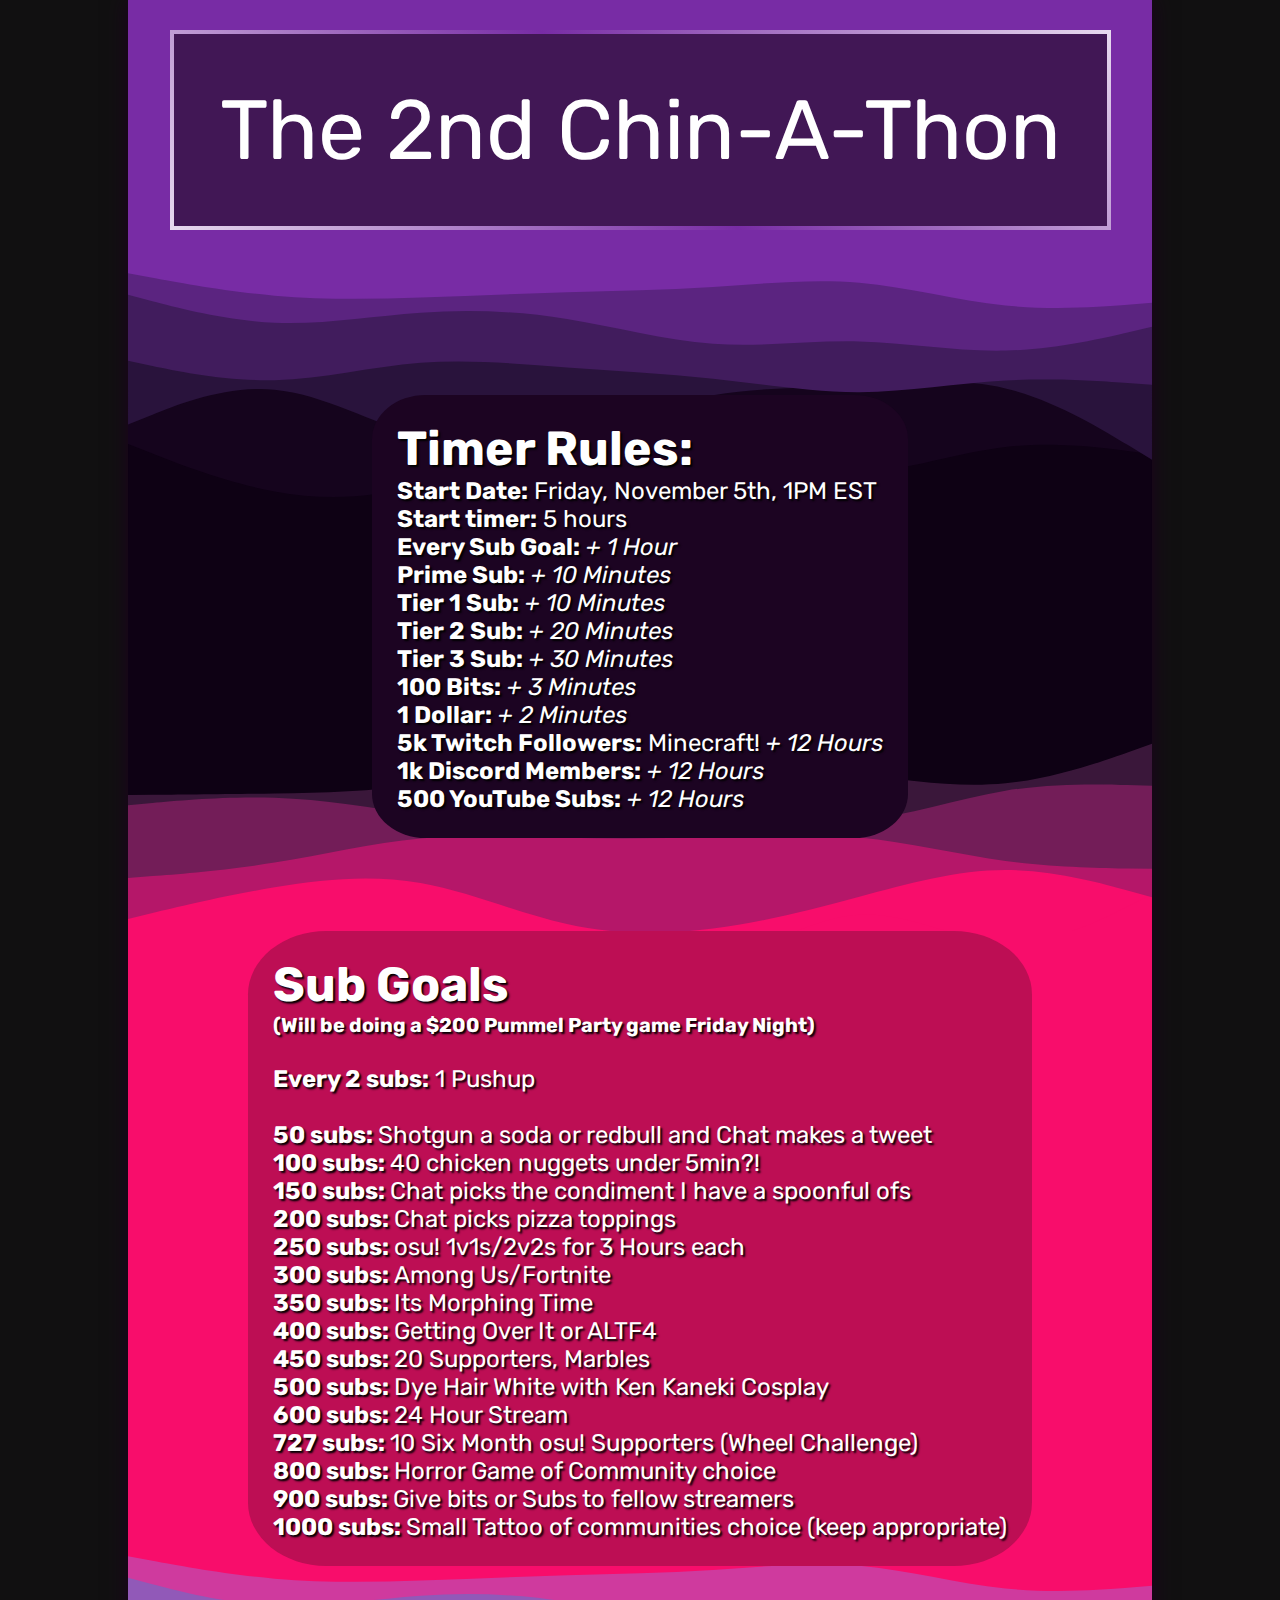
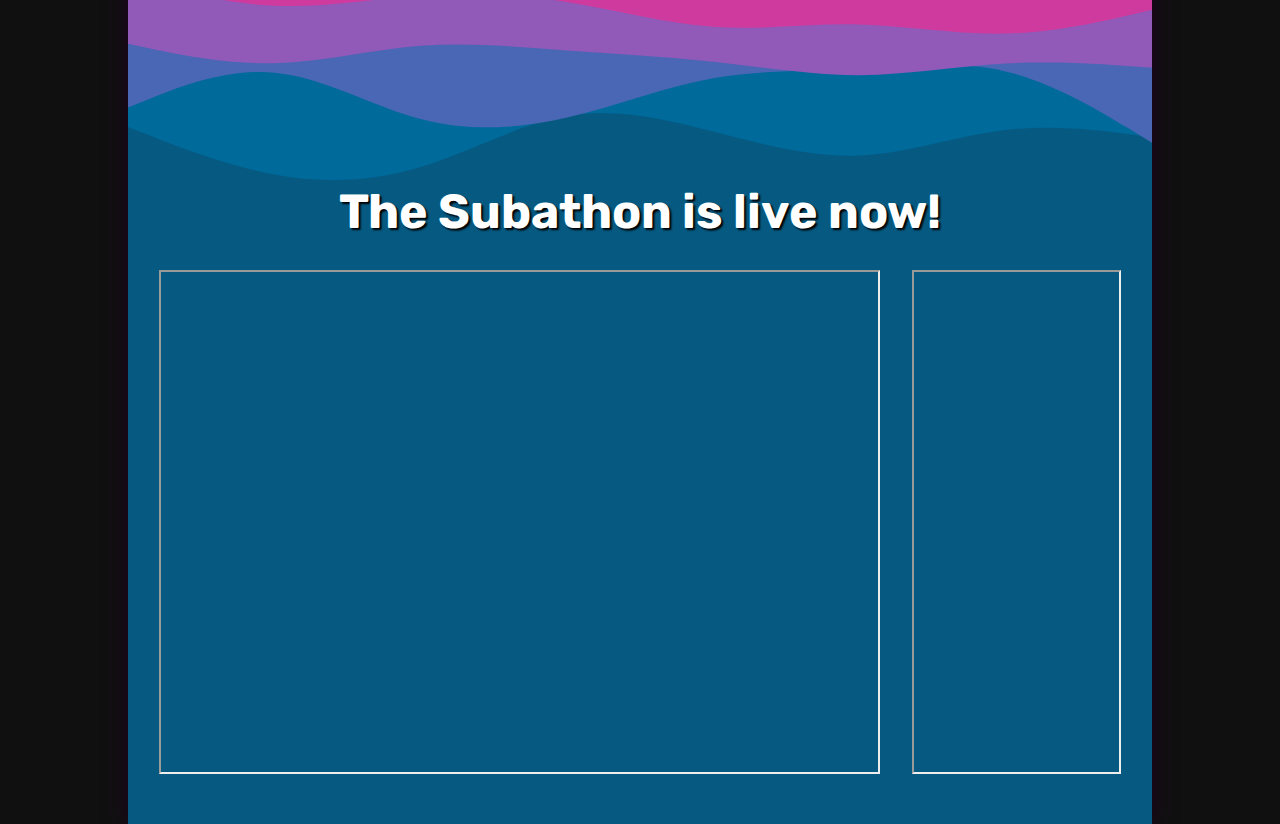
<file: docs/chin-a-thon/index.html>
<!DOCTYPE html>
<head>
    <title>The Second Chin-A-Thon!</title>
    <style>
        @import url('https://fonts.googleapis.com/css2?family=Balsamiq+Sans&family=Major+Mono+Display&family=Nunito+Sans:ital,wght@0,200;0,400;1,200;1,400&family=Nunito:ital,wght@0,200;0,300;0,400;0,600;1,200;1,300;1,400&family=Raleway:ital,wght@0,100;0,200;0,300;0,400;0,500;1,100;1,200;1,300;1,400&family=Rubik:wght@400;500&family=Space+Mono&display=swap');
    </style>
    <link rel="stylesheet" href="src/style.css">
    <link rel="stylesheet" href="src/scrollbar.css">
    <link rel="icon" href="src/img/Logo.png">
</head>
<body onload="onLoad()">
    <div class="wrapper">
    <div class="title-container">
        <div class="title"><text>The 2nd Chin-A-Thon</text></div>
    </div>
    <div class="spacer title-spacer"></div>
    <section class="timer-rules">
        <h1>Timer Rules:</h1>
        <b>Start Date:</b> Friday, November 5th, 1PM EST<br>
        <b>Start timer:</b> 5 hours<br>
        <b>Every Sub Goal:</b><i> + 1 Hour</i><br>
        <b>Prime Sub:</b><i> + 10 Minutes</i><br>
        <b>Tier 1 Sub:</b> <i> + 10 Minutes</i><br>
        <b>Tier 2 Sub:</b> <i> + 20 Minutes</i><br>
        <b>Tier 3 Sub:</b> <i> + 30 Minutes</i><br>
        <b>100 Bits:</b> <i> + 3 Minutes</i><br>
        <b>1 Dollar:</b> <i> + 2 Minutes</i><br>
        <b>5k Twitch Followers:</b> Minecraft! <i>+ 12 Hours</i><br>
        <b>1k Discord Members:</b> <i>+ 12 Hours</i><br>
        <b>500 YouTube Subs:</b> <i>+ 12 Hours</i><br>
    </section>
    <div class="spacer timer-spacer"></div>
    
    <section class="sub-goals">
    <div>
    <h1>Sub Goals</h1>
    <h5>(Will be doing a $200 Pummel Party game Friday Night)</h5><br>
    <b>Every 2 subs:</b> 1 Pushup<br>
    <br>
    <b> 50 subs: </b>Shotgun a soda or redbull and Chat makes a tweet<br>
    <b> 100 subs: </b>40 chicken nuggets under 5min?!<br>
    <b> 150 subs: </b>Chat picks the condiment I have a spoonful ofs<br>
    <b> 200 subs: </b>Chat picks pizza toppings<br>
    <b> 250 subs: </b>osu! 1v1s/2v2s for 3 Hours each<br>
    <b> 300 subs: </b>Among Us/Fortnite<br>
    <b> 350 subs: </b>Its Morphing Time<br>
    <b> 400 subs: </b>Getting Over It or ALTF4<br>
    <b> 450 subs: </b>20 Supporters, Marbles<br>
    <b> 500 subs: </b>Dye Hair White with Ken Kaneki Cosplay<br>
    <b> 600 subs: </b>24 Hour Stream<br>
    <b> 727 subs: </b>10 Six Month osu! Supporters (Wheel Challenge)<br>
    <b> 800 subs: </b>Horror Game of Community choice<br>
    <b> 900 subs: </b>Give bits or Subs to fellow streamers<br>
    <b> 1000 subs: </b>Small Tattoo of communities choice (keep appropriate)<br>
    </div>
    </section>
    <div class="spacer goals-spacer"></div>
    <section class="live">
        <h1>The Subathon is live now!</h1>
        <div class="stream-container">
            <iframe id= "player_embed"src="https://player.twitch.tv/?channel=chinchoo&parent=clxxiii.dev" allowfullscreen="true">
            </iframe>
            <iframe id="chat_embed" src="https://www.twitch.tv/embed/chinchoo/chat?parent=clxxiii.dev">
            </iframe>
        </div>
    </section>
    </div>
    <script src="src/index.js"></script>
</body>
</file>
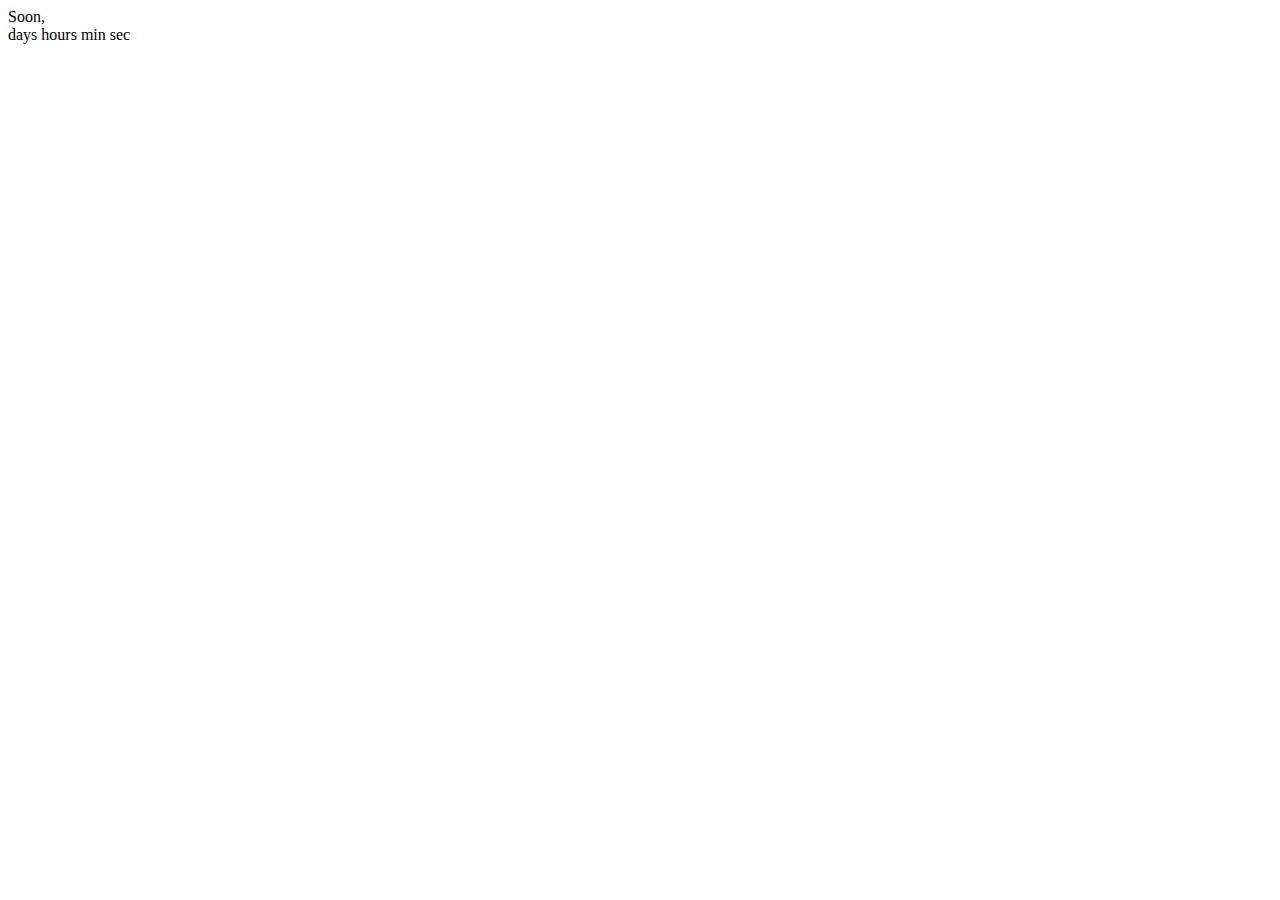
<file: docs/tournament/index.html>
<head>
  <link rel="icon" href="https://clxxiii.dev/tournament/src/icon.png">
  <link rel="stylesheet" href="https://clxxiii.dev/tournament/src/style.css">
  <link rel="stylesheet" href="https://clxxiii.dev/tournament/src/odometer.css">
  <script src="https://clxxiii.dev/tournament/src/odometer.js"></script>
  <script src="https://clxxiii.dev/tournament/src/index.js"></script>
  <script src="https://clxxiii.dev/tournament/src/countdown.js"></script>
  <title>Soon...</title>
</head>
<body>
  <div class="background-wrapper">
  <div class="sliding-background"></div>
  </div>
  <div class="slide">
  <div class="text-container">
    <div class="title">Soon,</div>
    <div id="countdown">
      <span id="days" class="odometer"></span><span class="countdown-text">days</span>
      <span id="hours" class="odometer"></span><span class="countdown-text">hours</span>
      <span id="minutes" class="odometer"></span><span class="countdown-text">min</span>
      <span id="seconds" class="odometer"></span><span class="countdown-text">sec</span>
    </div>
  </div>
  <div class="img"></div>
  </div>
</body>
</file>
<file: docs/chin-a-thon/src/style.css>
* {
    padding: 0;
    margin: 0;
}

.wrapper {
    display: flex;
    flex-direction: column;
    align-items: center;
    min-width: 1000px;
    width: 80%;
    max-width: 100%;
    background-color: #0e0114;
    box-shadow: 0 0 20px rgb(29, 2, 31);
}

body {
    margin: 0;
    display: flex;
    flex-direction: column;
    justify-content: center;
    align-items: center;
    background-color: #111011;
    color: white;
    font-family: 'Rubik';
}

.title-container {
    position: relative;
    display: flex;
    justify-content: center;
    align-items: center;
    width: 100%;
    font-size: 84px;
    padding-bottom: 0px;
    background-color: #782ca5;
}


@keyframes spin {
    to {transform: rotate(360deg)}
}
.title {
    position: relative;
    display: flex;
    align-items: center;
    justify-content: center;
    margin-top: 30px;
    min-width: 400px;
    padding: 50px;
    background-color: #411755;
    overflow: hidden;
}

.title text {
    z-index: 10;
}
.title::before {
    content: '';
    position: absolute;
    width: 130%;
    min-height: 760px;
    height: 70vh;
    background: linear-gradient(45deg, #FFFFFF 15%,#782ca5 50%,#FFFFFF 85%);
    animation: spin 2s linear infinite;
}

.title::after {
    content: '';
    position: absolute;
    inset: 4px;
    background: #411755;
}

.spacer {
    aspect-ratio: 960/300;
    padding: 0;
    min-width: 800px;
    width: 100%;
    background-repeat: no-repeat;
    background-position: top;
    background-size: cover;
}

.title-spacer {
    background-image: url(./img/layered-waves.svg);
}
.timer-spacer {
    background-image: url(./img/layered-waves-2.svg);
}
.goals-spacer {
    background-image: url(./img/layered-waves-3.svg);
}

.timer-rules, .sub-goals div {
    margin-top: -155px;
    margin-bottom: -125px;
    padding: 25px;
    background-color: #1c0422;
    border-radius: 10%;
    width: fit-content;
    font-size: 24px;
    text-shadow: 2px 2px 2px black;
    z-index: 2;
}

section.sub-goals {
    margin: -10% 0;
    display: flex;
    flex-direction: column;
    justify-content: center;
    align-items: center;
    width: 100%;
    background-color: #f80d6b;
}

.sub-goals div {
    margin: 0;
    margin-bottom: 50px;
    background-color: #bd0e54;
}

.live {
    margin-top: -50px;
    display: flex;
    text-shadow: 2px 2px 2px black;
    flex-direction: column;
    align-items: center;
    gap: 30px;
    font-size: 24px;
    justify-content: center;
    background: #065a82;
    width: 100%
}

.stream-container {
    display: flex;
    align-items: center;
    justify-content: space-evenly;
    margin-bottom: 50px;
    width: 100%;
}
iframe {
    height: 500px
}

#chat_embed {
    width: 20%
}

#player_embed {
    width: 70%
}
</file>
<file: docs/chin-a-thon/src/scrollbar.css>
/* width */
::-webkit-scrollbar {
  width: 10px;
}

/* Handle */
::-webkit-scrollbar-thumb {
  background: rgb(37, 37, 37);
  border-radius: 5px;
}

/* Handle on hover */
::-webkit-scrollbar-thumb:hover {
  background: rgb(17, 17, 17);
}
</file>
